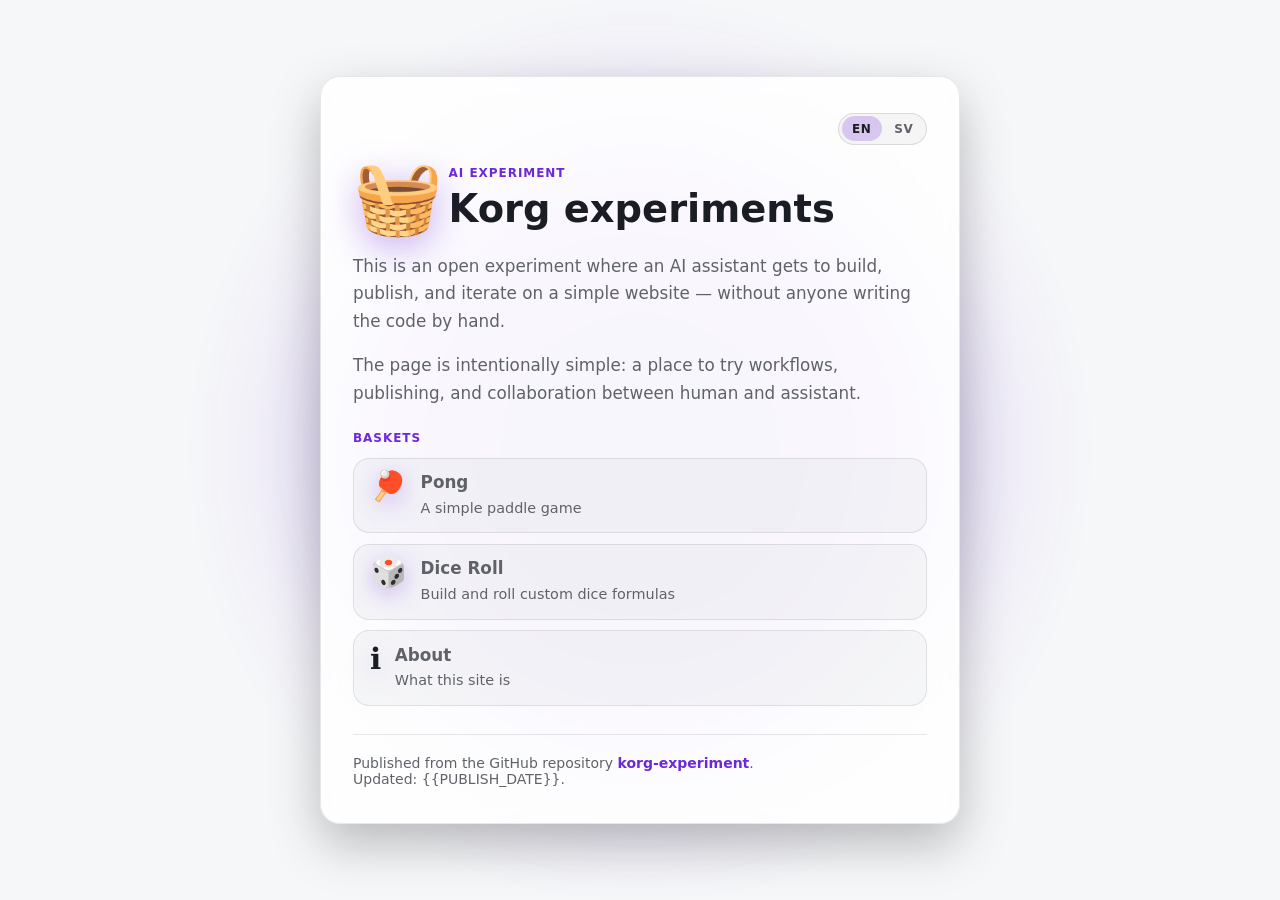
<file: index.html>
<!DOCTYPE html>
<html lang="en">
<head>
  <meta charset="utf-8" />
  <meta name="viewport" content="width=device-width, initial-scale=1" />
  <title>Korg experiments</title>
  <meta name="description" content="Korg experiments — an open AI website experiment." />
  <link rel="stylesheet" href="css/site.css" />
</head>
<body data-i18n-title="document_title" data-i18n-meta="meta_description">
  <main>
    <div class="top-bar">
      <div class="lang-switch" role="group" aria-label="Language">
        <button type="button" data-lang="en" aria-pressed="true">EN</button>
        <button type="button" data-lang="sv" aria-pressed="false">SV</button>
      </div>
    </div>
    <header class="hero">
      <span class="basket" role="img" data-i18n="basket_aria" data-i18n-attr="aria-label">🧺</span>
      <div class="hero-text">
        <span class="eyebrow" data-i18n="eyebrow">AI experiment</span>
        <h1 data-i18n="header_title">Korg experiments</h1>
      </div>
    </header>

    <div id="content"></div>

    <footer>
      <span data-i18n="footer_published_prefix">Published from the GitHub repository </span><a href="https://github.com/ChrisAcrobat/korg-experiment" data-i18n="footer_published_link">korg-experiment</a>.<br />
      <span data-i18n="footer_updated">Updated: {{PUBLISH_DATE}}.</span>
    </footer>
  </main>

  <script src="reload.js" defer></script>
  <script src="js/animations.js" defer></script>
  <script src="js/i18n.js" defer></script>
  <script src="js/baskets.js" defer></script>
  <script src="js/navigation.js" defer></script>
  <script src="js/home.js" defer></script>
</body>
</html>
</file>
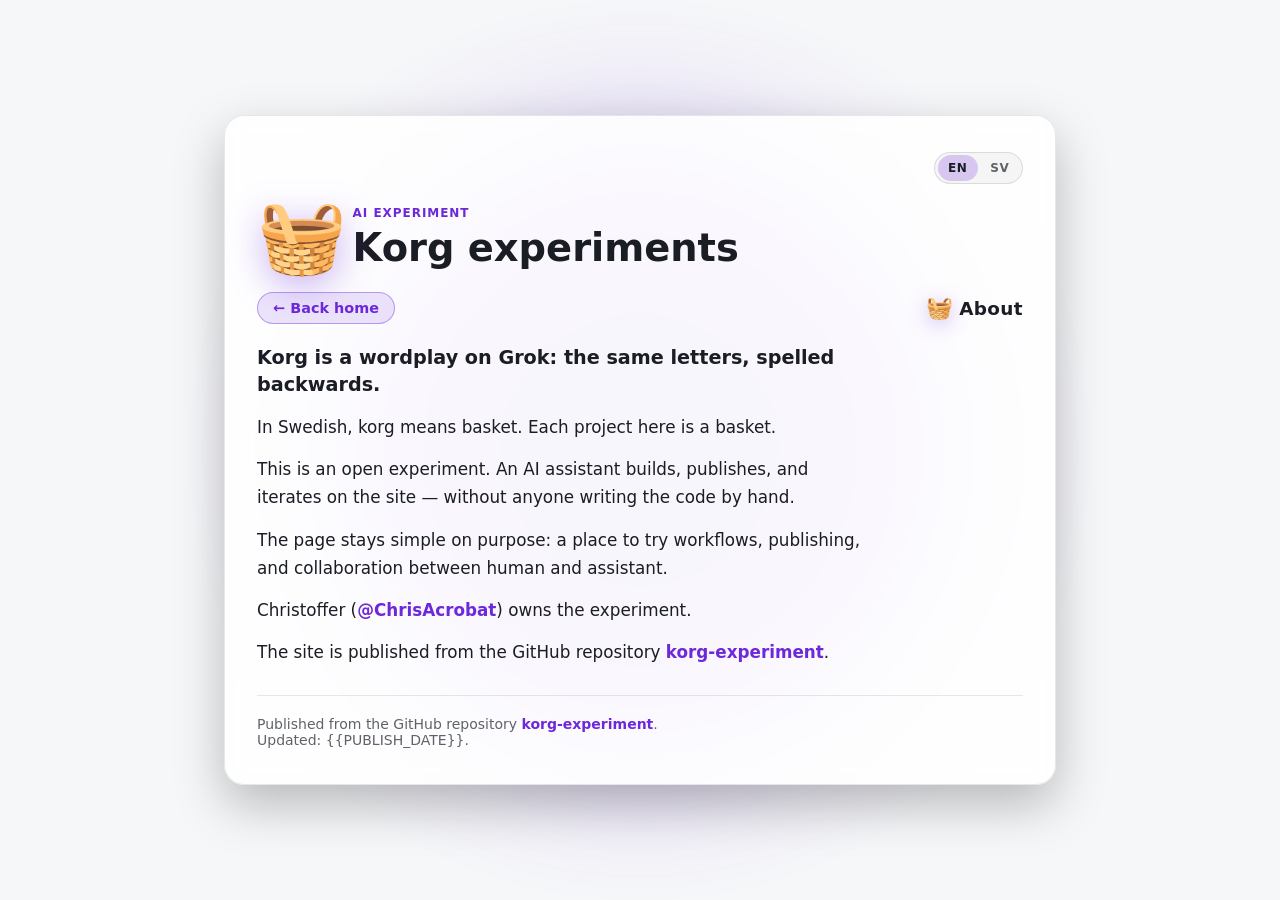
<file: Korgs/About/index.html>
<!DOCTYPE html>
<html lang="en">
<head>
  <meta charset="utf-8" />
  <meta name="viewport" content="width=device-width, initial-scale=1" />
  <title>About · Korg experiments</title>
  <meta name="description" content="What Korg experiments is, and how the baskets fit together." />
  <link rel="stylesheet" href="../../css/site.css" />
  <link rel="stylesheet" href="about.css" />
</head>
<body data-i18n-title="about_document_title" data-i18n-meta="about_meta_description" data-korg-page="basket">
  <main>
    <div class="top-bar">
      <div class="lang-switch" role="group" aria-label="Language">
        <button type="button" data-lang="en" aria-pressed="true">EN</button>
        <button type="button" data-lang="sv" aria-pressed="false">SV</button>
      </div>
    </div>
    <header class="hero">
      <span class="basket" role="img" data-i18n="basket_aria" data-i18n-attr="aria-label">🧺</span>
      <div class="hero-text">
        <span class="eyebrow" data-i18n="eyebrow">AI experiment</span>
        <h1 data-i18n="header_title">Korg experiments</h1>
      </div>
    </header>

    <div id="content">
      <div class="about-page" id="wrap">
        <div class="top">
          <a class="back" id="back" href="../../" data-i18n="about_back">← Back home</a>
          <div class="heading-with-korg">
            <span class="header-basket" role="img" aria-hidden="true">🧺</span>
            <h1 data-i18n="about_heading">About</h1>
          </div>
        </div>
        <p class="lead" data-i18n="about_name">Korg is a wordplay on Grok: the same letters, spelled backwards.</p>
        <p data-i18n="about_words">In Swedish, korg means basket. Each project here is a basket.</p>
        <p data-i18n="about_p1">This is an open experiment. An AI assistant builds, publishes, and iterates on the site — without anyone writing the code by hand.</p>
        <p data-i18n="about_p2">The page stays simple on purpose: a place to try workflows, publishing, and collaboration between human and assistant.</p>
        <p><span data-i18n="about_owner_prefix">Christoffer (</span><a class="person" href="https://chrisacrobat.github.io/" target="_blank" rel="noopener noreferrer" data-i18n="about_owner_link">@ChrisAcrobat</a><span data-i18n="about_owner_suffix">) owns the experiment.</span></p>
        <p><span data-i18n="about_repo_prefix">The site is published from the GitHub repository </span><a class="repo" href="https://github.com/ChrisAcrobat/korg-experiment" data-i18n="about_repo_link">korg-experiment</a>.</p>
      </div>
    </div>

    <footer>
      <span data-i18n="footer_published_prefix">Published from the GitHub repository </span><a href="https://github.com/ChrisAcrobat/korg-experiment" data-i18n="footer_published_link">korg-experiment</a>.<br />
      <span data-i18n="footer_updated">Updated: {{PUBLISH_DATE}}.</span>
    </footer>
  </main>

  <script src="../../reload.js" defer></script>
  <script src="../../js/animations.js" defer></script>
  <script src="../../js/i18n.js" defer></script>
  <script src="../../js/baskets.js" defer></script>
  <script src="../../js/navigation.js" defer></script>
  <script src="../../js/home.js" defer></script>
  <script type="module" src="about-app.js" data-korg-mount></script>
</body>
</html>
</file>
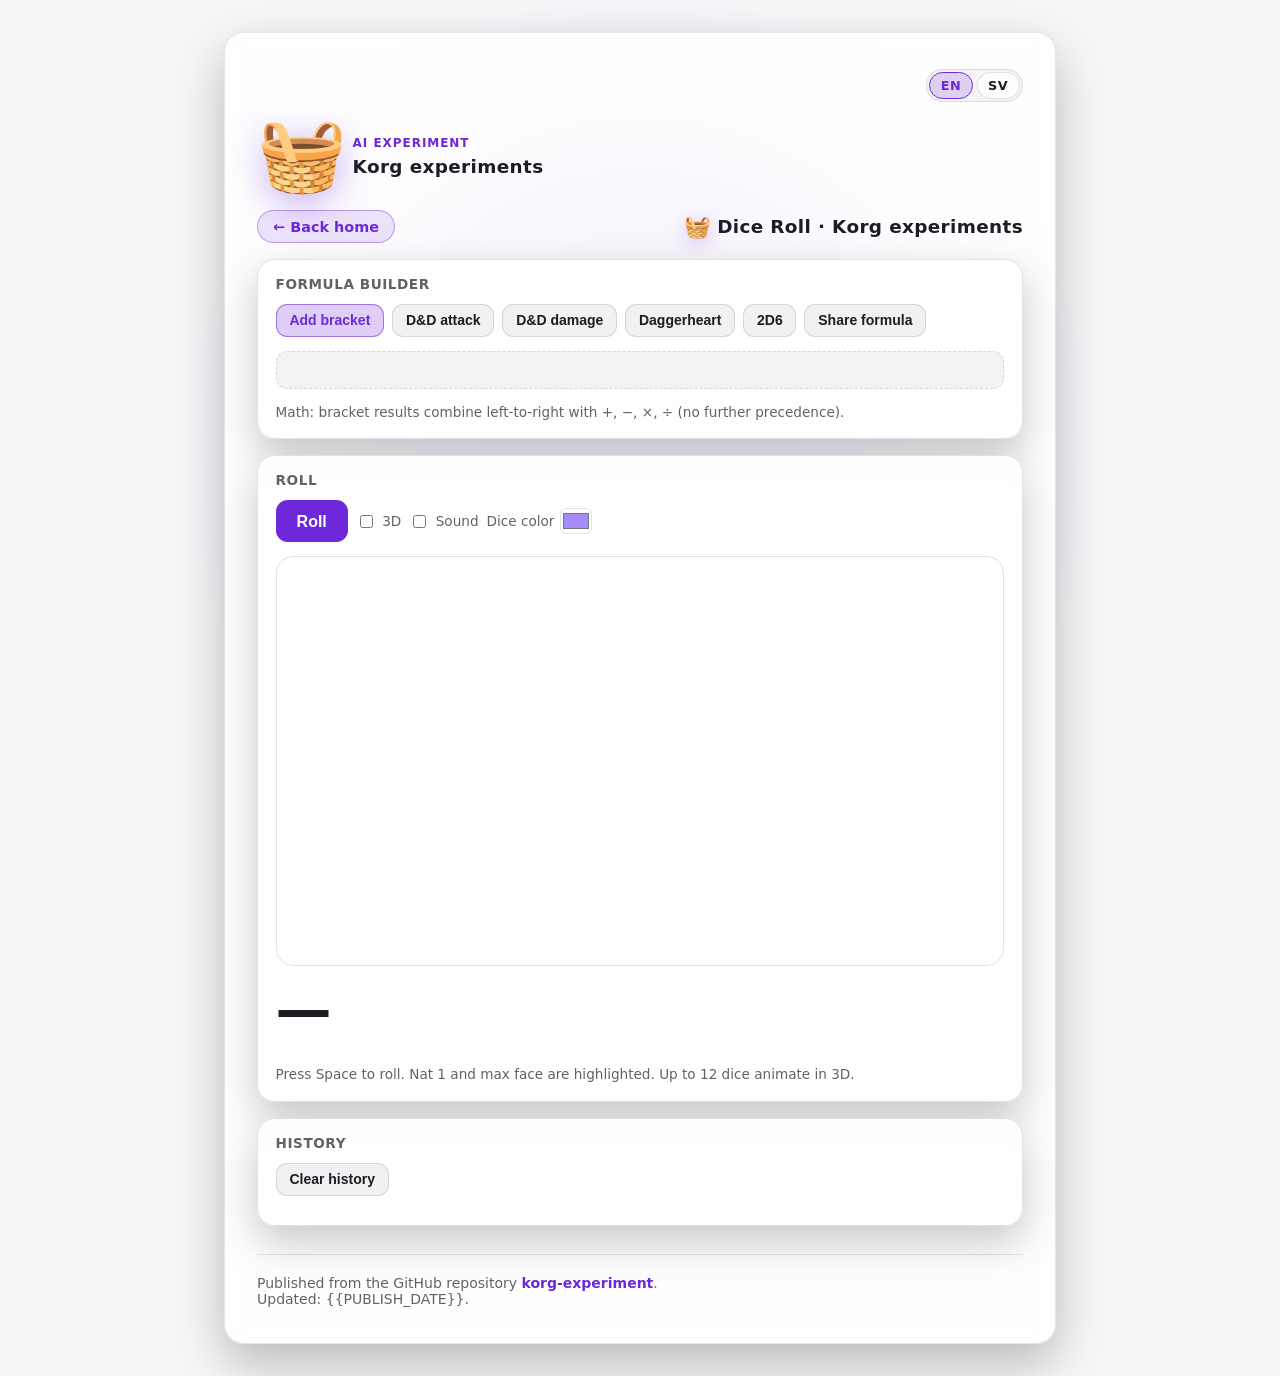
<file: Korgs/DiceRoll/index.html>
<!DOCTYPE html>
<html lang="en">
<head>
  <meta charset="utf-8" />
  <meta name="viewport" content="width=device-width, initial-scale=1" />
  <title>Dice Roll · Korg experiments</title>
  <meta name="description" content="Build and roll custom dice formulas with optional 3D physics." />
  <link rel="stylesheet" href="../../css/site.css" />
  <link rel="stylesheet" href="dice-roll.css" />
</head>
<body data-i18n-title="dice_document_title" data-i18n-meta="dice_meta_description" data-korg-page="basket">
  <main>
    <div class="top-bar">
      <div class="lang-switch" role="group" aria-label="Language">
        <button type="button" data-lang="en" aria-pressed="true">EN</button>
        <button type="button" data-lang="sv" aria-pressed="false">SV</button>
      </div>
    </div>
    <header class="hero">
      <span class="basket" role="img" data-i18n="basket_aria" data-i18n-attr="aria-label">🧺</span>
      <div class="hero-text">
        <span class="eyebrow" data-i18n="eyebrow">AI experiment</span>
        <h1 data-i18n="header_title">Korg experiments</h1>
      </div>
    </header>

    <div id="content">
      <div class="wrap dice-page" id="wrap">
        <div class="top">
          <a class="back" id="back" href="../../" data-i18n="dice_back">← Back home</a>
          <div class="heading-with-korg">
            <span class="header-basket" role="img" data-i18n="basket_aria" data-i18n-attr="aria-label">🧺</span>
            <h1 data-i18n="dice_heading">Dice Roll · Korg experiments</h1>
          </div>
        </div>

        <section class="panel" aria-labelledby="builder-title">
          <h2 class="panel-title" id="builder-title" data-i18n="dice_builder_title">Formula builder</h2>
          <div class="toolbar">
            <button type="button" class="btn btn-accent" id="add-bracket" data-i18n="dice_add_bracket">Add bracket</button>
            <button type="button" class="btn" id="tpl-dnd" data-i18n="dice_tpl_dnd">D&amp;D attack</button>
            <button type="button" class="btn" id="tpl-dnd-dmg" data-i18n="dice_tpl_dnd_dmg">D&amp;D damage</button>
            <button type="button" class="btn" id="tpl-dh" data-i18n="dice_tpl_dh">Daggerheart</button>
            <button type="button" class="btn" id="tpl-2d6" data-i18n="dice_tpl_2d6">2D6</button>
            <button type="button" class="btn" id="share-btn" data-i18n="dice_share">Share formula</button>
            <span id="share-status" class="hint" hidden></span>
          </div>
          <div class="formula-preview" id="formula-preview" aria-live="polite"></div>
          <div class="brackets" id="brackets"></div>
          <p class="hint" data-i18n="dice_math_hint">Math: bracket results combine left-to-right with +, −, ×, ÷ (no further precedence).</p>
        </section>

        <section class="panel" aria-labelledby="roll-title">
          <h2 class="panel-title" id="roll-title" data-i18n="dice_roll_title">Roll</h2>
          <div class="toolbar">
            <button type="button" class="btn btn-primary" id="roll-btn" data-i18n="dice_roll">Roll</button>
            <label class="toggle">
              <input type="checkbox" id="toggle-3d" />
              <span data-i18n="dice_toggle_3d">3D</span>
            </label>
            <label class="toggle">
              <input type="checkbox" id="toggle-sound" />
              <span data-i18n="dice_toggle_sound">Sound</span>
            </label>
            <label class="color-wrap">
              <span data-i18n="dice_color">Dice color</span>
              <input type="color" id="dice-color" value="#a78bfa" />
            </label>
          </div>
          <div class="stage" id="stage">
            <canvas id="dice-canvas" data-i18n="dice_canvas_label" data-i18n-attr="aria-label"></canvas>
          </div>
          <div class="results" style="margin-top:0.85rem">
            <div class="total" id="total" aria-live="polite">—</div>
            <div class="compare" id="compare" hidden></div>
            <div class="die-results" id="die-results"></div>
            <div id="bracket-results"></div>
          </div>
          <p class="hint" data-i18n="dice_space_hint">Press Space to roll. Nat 1 and max face are highlighted. Up to 12 dice animate in 3D.</p>
        </section>

        <section class="panel" aria-labelledby="history-title">
          <h2 class="panel-title" id="history-title" data-i18n="dice_history_title">History</h2>
          <div class="toolbar">
            <button type="button" class="btn" id="clear-history" data-i18n="dice_clear_history">Clear history</button>
          </div>
          <ul class="history" id="history-list"></ul>
        </section>
      </div>
      <span class="corner-basket" aria-hidden="true">🧺</span>
      <div id="confetti" aria-hidden="true"></div>
    </div>

    <footer>
      <span data-i18n="footer_published_prefix">Published from the GitHub repository </span><a href="https://github.com/ChrisAcrobat/korg-experiment" data-i18n="footer_published_link">korg-experiment</a>.<br />
      <span data-i18n="footer_updated">Updated: {{PUBLISH_DATE}}.</span>
    </footer>
  </main>

  <script src="../../reload.js" defer></script>
  <script src="../../js/animations.js" defer></script>
  <script src="../../js/i18n.js" defer></script>
  <script src="../../js/baskets.js" defer></script>
  <script src="../../js/navigation.js" defer></script>
  <script src="../../js/home.js" defer></script>
  <script type="module" src="dice-app.js" data-korg-mount></script>
</body>
</html>
</file>
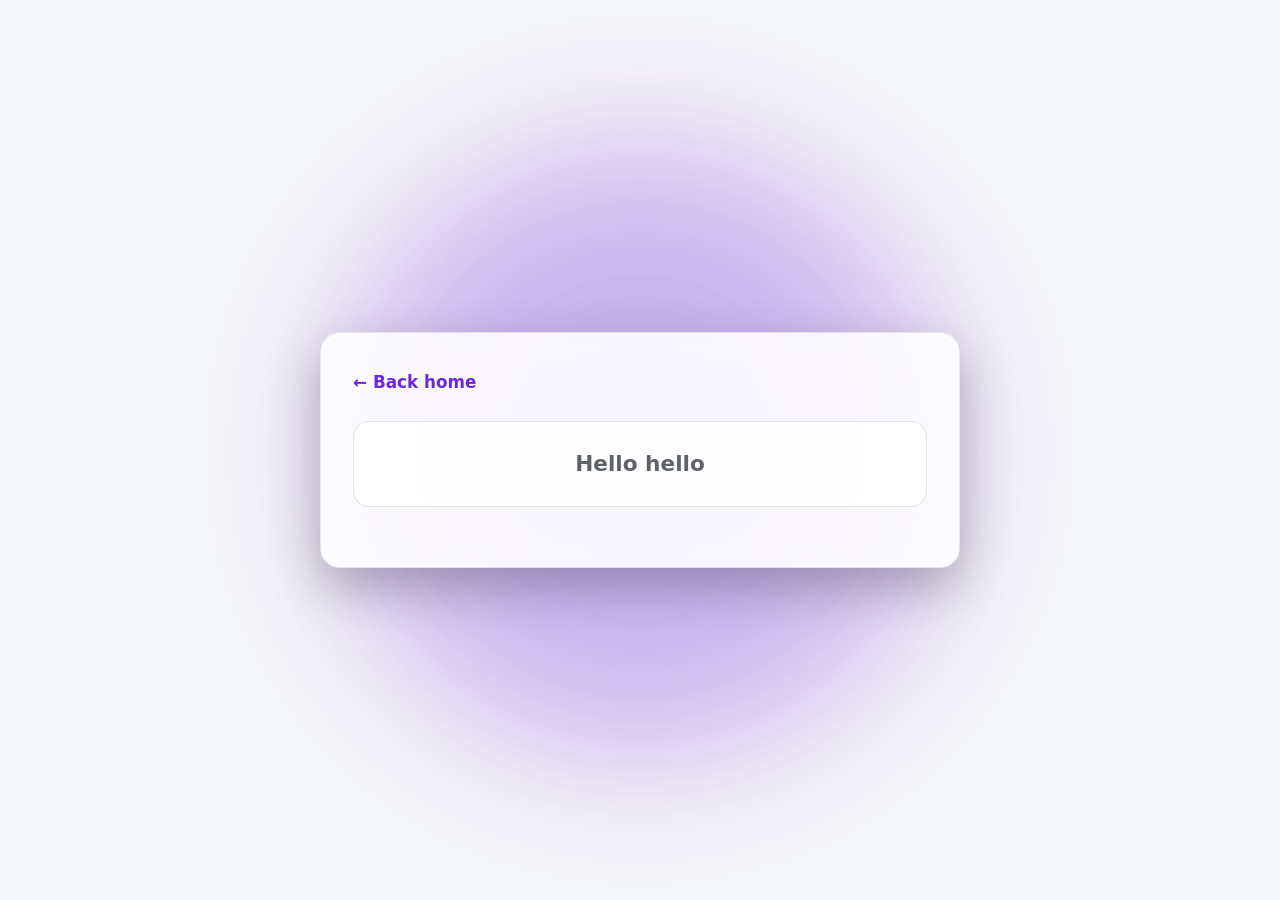
<file: Korgs/HelloHello/index.html>
<!DOCTYPE html>
<html lang="en">
<head>
  <meta charset="utf-8" />
  <meta name="viewport" content="width=device-width, initial-scale=1" />
  <title>Hello hello · Korg experiments</title>
  <link rel="stylesheet" href="../../css/site.css" />
  <style>
    .greet {
      margin: 1.5rem 0;
      padding: 1.5rem 1.25rem;
      border-radius: 1rem;
      border: 1px solid color-mix(in srgb, var(--fg) 12%, transparent);
      background: color-mix(in srgb, var(--card) 88%, transparent);
      text-align: center;
      font-size: 1.35rem;
      font-weight: 600;
    }
    a.back {
      display: inline-flex;
      color: var(--accent);
      font-weight: 600;
      text-decoration: none;
    }
    a.back:hover { text-decoration: underline; }
  </style>
</head>
<body>
  <main class="page">
    <p><a class="back" href="../../">← Back home</a></p>
    <p class="greet">Hello hello</p>
  </main>
  <script src="../../reload.js" defer></script>
  <script src="../../js/animations.js" defer></script>
  <script src="../../js/i18n.js" defer></script>
</body>
</html>
</file>
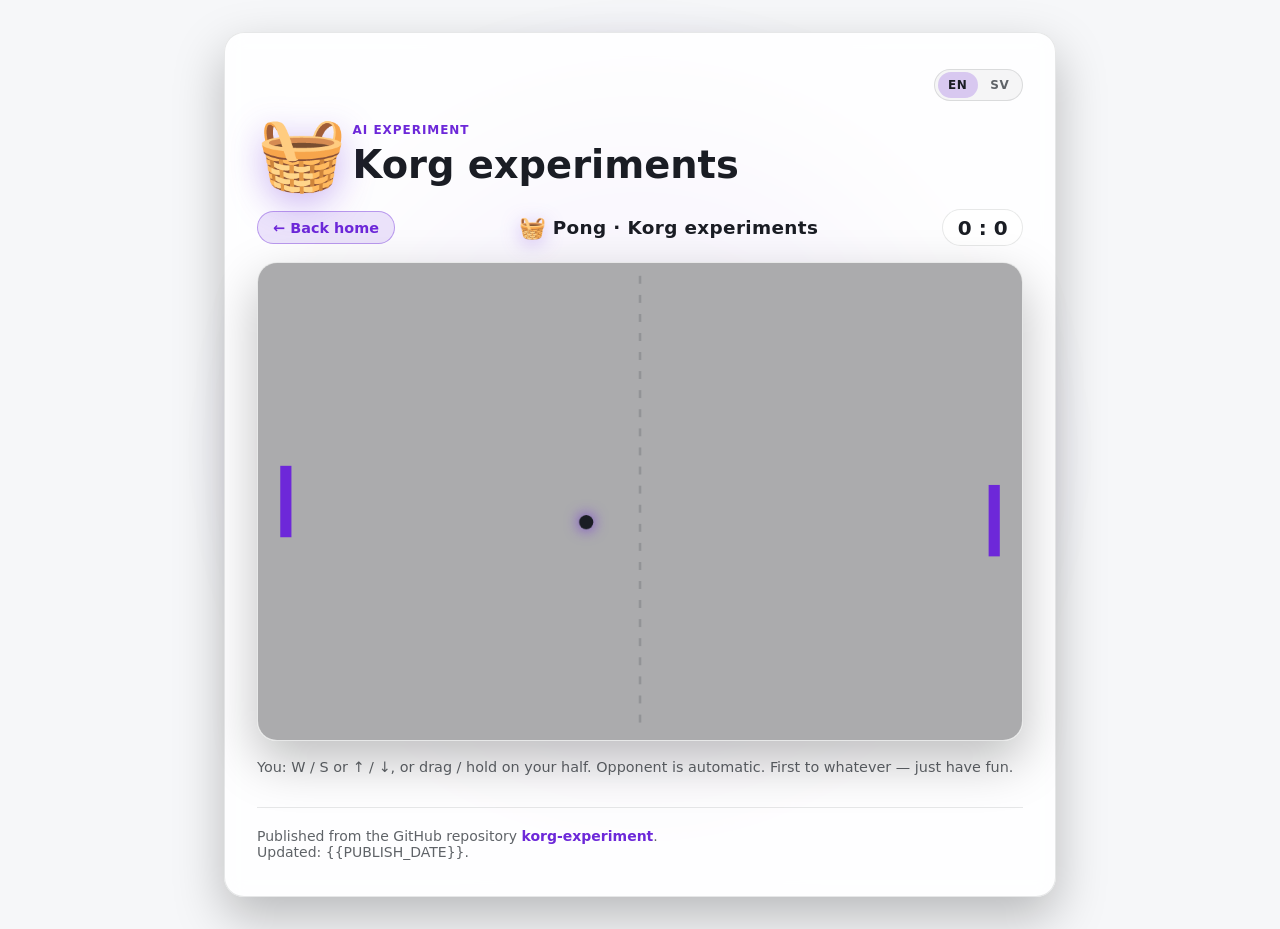
<file: Korgs/Pong/index.html>
<!DOCTYPE html>
<html lang="en">
<head>
  <meta charset="utf-8" />
  <meta name="viewport" content="width=device-width, initial-scale=1" />
  <title>Pong · Korg experiments</title>
  <meta name="description" content="A tiny Pong game inside Korg experiments." />
  <link rel="stylesheet" href="../../css/site.css" />
  <link rel="stylesheet" href="pong.css" />
</head>
<body data-i18n-title="pong_document_title" data-i18n-meta="pong_meta_description" data-korg-page="basket">
  <main>
    <div class="top-bar">
      <div class="lang-switch" role="group" aria-label="Language">
        <button type="button" data-lang="en" aria-pressed="true">EN</button>
        <button type="button" data-lang="sv" aria-pressed="false">SV</button>
      </div>
    </div>
    <header class="hero">
      <span class="basket" role="img" data-i18n="basket_aria" data-i18n-attr="aria-label">🧺</span>
      <div class="hero-text">
        <span class="eyebrow" data-i18n="eyebrow">AI experiment</span>
        <h1 data-i18n="header_title">Korg experiments</h1>
      </div>
    </header>

    <div id="content">
      <div class="pong-page" id="wrap">
        <div class="top">
          <a class="back" id="back" href="../../">← Back home</a>
          <div class="heading-with-korg">
            <span class="header-basket" role="img" aria-hidden="true">🧺</span>
            <h1 data-i18n="pong_heading">Pong · Korg experiments</h1>
          </div>
          <div class="score" id="score" aria-live="polite">0 : 0</div>
        </div>
        <div class="stage">
          <canvas id="game" width="960" height="600" data-i18n="pong_canvas_label" data-i18n-attr="aria-label"></canvas>
        </div>
        <p class="hint" data-i18n="pong_hint">You: W / S or ↑ / ↓, or drag / hold on your half. Opponent is automatic. First to whatever — just have fun.</p>
      </div>
    </div>

    <footer>
      <span data-i18n="footer_published_prefix">Published from the GitHub repository </span><a href="https://github.com/ChrisAcrobat/korg-experiment" data-i18n="footer_published_link">korg-experiment</a>.<br />
      <span data-i18n="footer_updated">Updated: {{PUBLISH_DATE}}.</span>
    </footer>
  </main>

  <script src="../../reload.js" defer></script>
  <script src="../../js/animations.js" defer></script>
  <script src="../../js/i18n.js" defer></script>
  <script src="../../js/baskets.js" defer></script>
  <script src="../../js/navigation.js" defer></script>
  <script src="../../js/home.js" defer></script>
  <script type="module" src="pong-app.js" data-korg-mount></script>
</body>
</html>
</file>
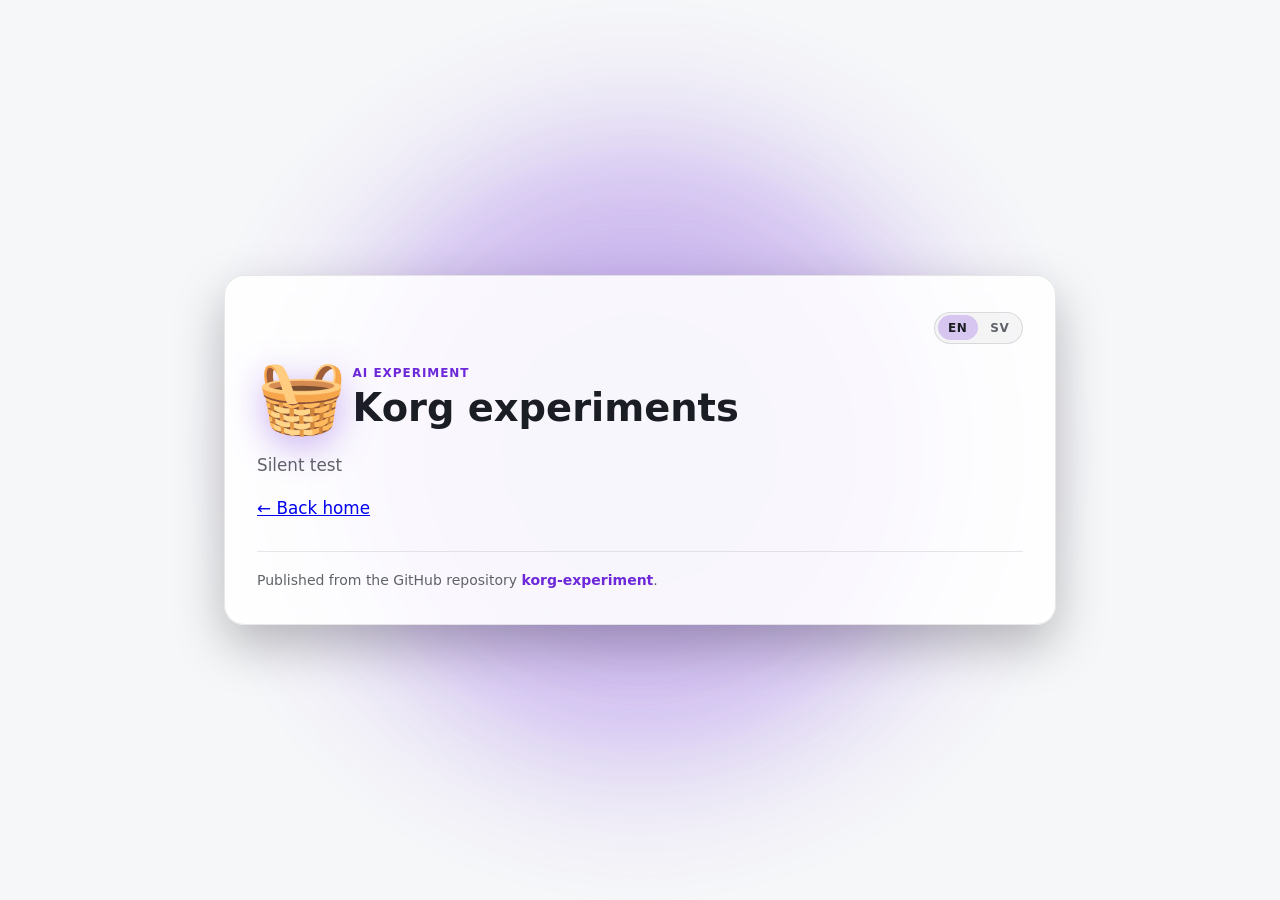
<file: Korgs/SilentTest/index.html>
<!DOCTYPE html>
<html lang="en">
<head>
  <meta charset="utf-8" />
  <meta name="viewport" content="width=device-width, initial-scale=1" />
  <title>Silent test</title>
  <link rel="stylesheet" href="../../css/site.css" />
</head>
<body data-korg-page="hoop">
  <main>
    <div class="top-bar">
      <div class="lang-switch" role="group" aria-label="Language">
        <button type="button" data-lang="en" aria-pressed="true">EN</button>
        <button type="button" data-lang="sv" aria-pressed="false">SV</button>
      </div>
    </div>
    <header class="hero">
      <span class="basket" role="img" aria-label="Basket">🧺</span>
      <div class="hero-text">
        <span class="eyebrow">AI experiment</span>
        <h1>Korg experiments</h1>
      </div>
    </header>
    <div id="content">
      <p>Silent test</p>
      <p><a class="back" href="../../">← Back home</a></p>
    </div>
    <footer>
      <span>Published from the GitHub repository </span><a href="https://github.com/ChrisAcrobat/korg-experiment">korg-experiment</a>.
    </footer>
  </main>
  <script src="../../reload.js" defer></script>
  <script src="../../js/animations.js" defer></script>
  <script src="../../js/i18n.js" defer></script>
  <script src="../../js/hoops.js" defer></script>
  <script src="../../js/navigation.js" defer></script>
  <script src="../../js/home.js" defer></script>
</body>
</html>
</file>
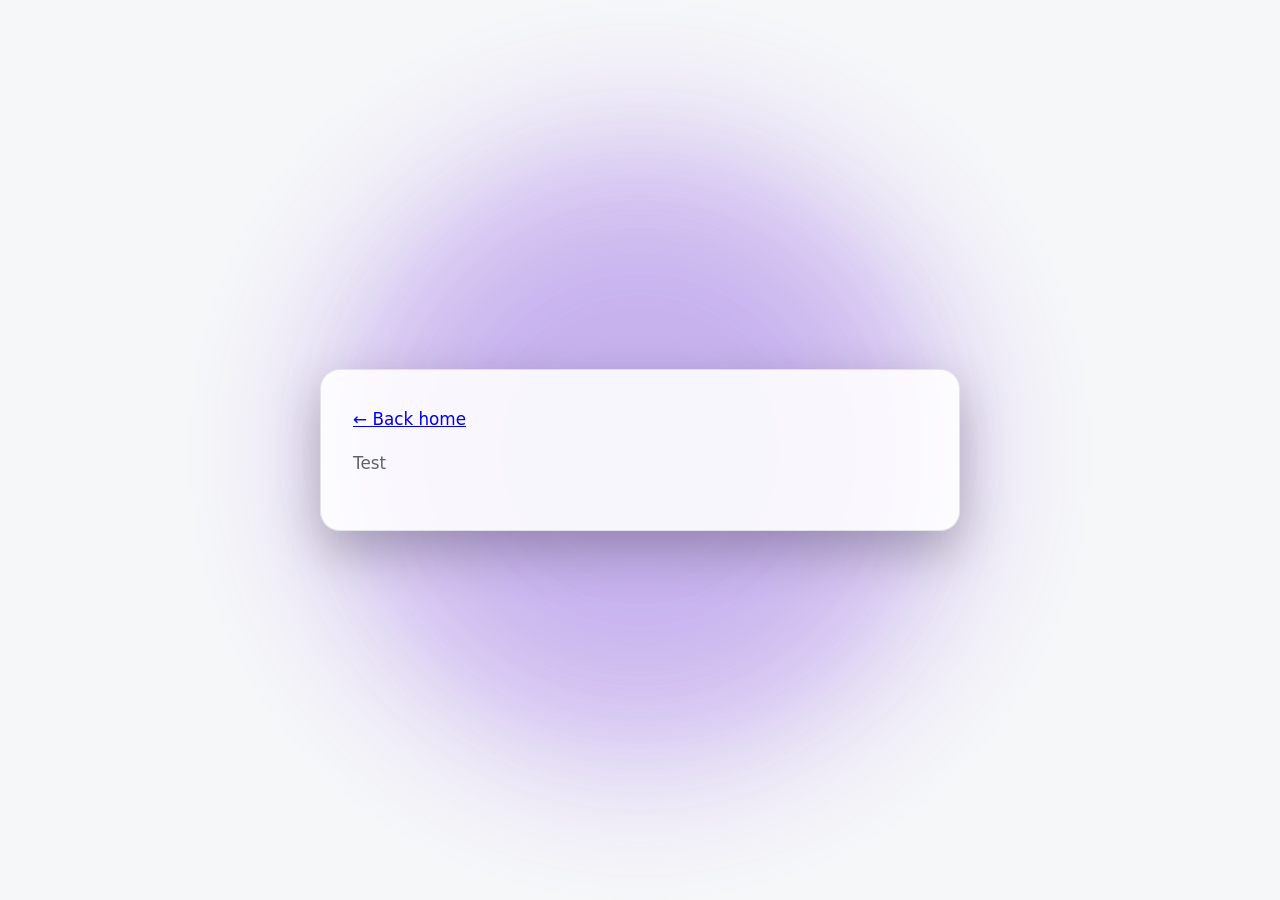
<file: Korgs/TestHoop/index.html>
<!DOCTYPE html>
<html lang="en">
<head>
  <meta charset="utf-8" />
  <meta name="viewport" content="width=device-width, initial-scale=1" />
  <title>Test · Korg experiments</title>
  <link rel="stylesheet" href="../../css/site.css" />
</head>
<body>
  <main class="page">
    <p><a href="../../">← Back home</a></p>
    <p>Test</p>
  </main>
  <script src="../../reload.js" defer></script>
</body>
</html>
</file>
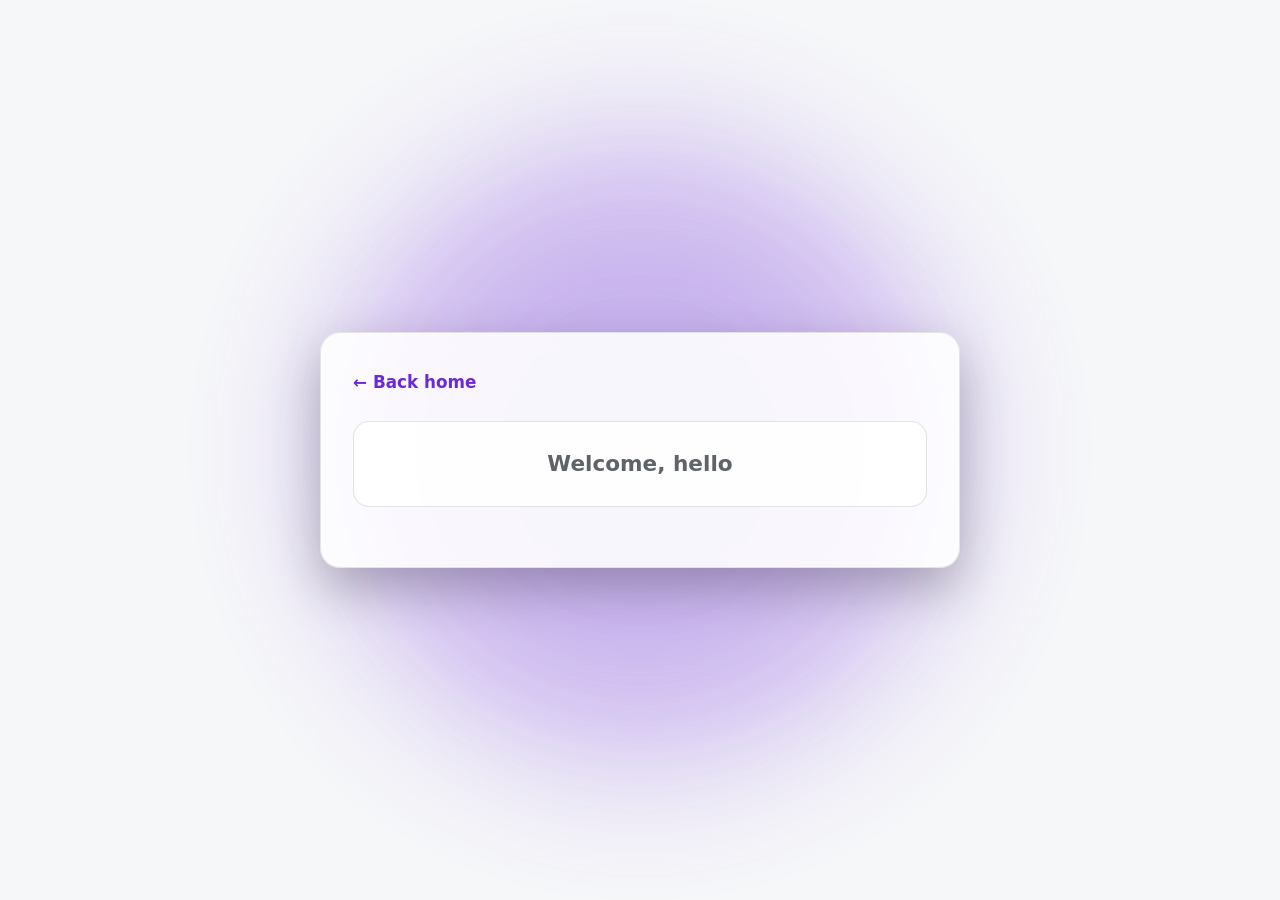
<file: Korgs/WelcomeHello/index.html>
<!DOCTYPE html>
<html lang="en">
<head>
  <meta charset="utf-8" />
  <meta name="viewport" content="width=device-width, initial-scale=1" />
  <title>Welcome, hello · Korg experiments</title>
  <link rel="stylesheet" href="../../css/site.css" />
  <style>
    .greet {
      margin: 1.5rem 0;
      padding: 1.5rem 1.25rem;
      border-radius: 1rem;
      border: 1px solid color-mix(in srgb, var(--fg) 12%, transparent);
      background: color-mix(in srgb, var(--card) 88%, transparent);
      text-align: center;
      font-size: 1.35rem;
      font-weight: 600;
    }
    a.back {
      display: inline-flex;
      color: var(--accent);
      font-weight: 600;
      text-decoration: none;
    }
    a.back:hover { text-decoration: underline; }
  </style>
</head>
<body>
  <main class="page">
    <p><a class="back" href="../../">← Back home</a></p>
    <p class="greet">Welcome, hello</p>
  </main>
  <script src="../../reload.js" defer></script>
  <script src="../../js/animations.js" defer></script>
  <script src="../../js/i18n.js" defer></script>
</body>
</html>
</file>
<file: css/site.css>
:root {
  color-scheme: light dark;
  --bg: #0f1115;
  --fg: #e8eaed;
  --muted: #9aa0a6;
  --accent: #a78bfa;
  --card: #1a1d24;
}
@media (prefers-color-scheme: light) {
  :root {
    --bg: #f6f7f9;
    --fg: #1a1d24;
    --muted: #5f6368;
    --accent: #6d28d9;
    --card: #ffffff;
  }
}
* { box-sizing: border-box; }
body {
  margin: 0;
  min-height: 100vh;
  font-family: ui-sans-serif, system-ui, -apple-system, "Segoe UI", Roboto, Helvetica, Arial, sans-serif;
  background: var(--bg);
  color: var(--fg);
  display: grid;
  place-items: center;
  padding: 2rem;
  position: relative;
  overflow-x: hidden;
}
body::before,
body::after {
  content: "";
  position: fixed;
  top: 50%;
  left: 50%;
  border-radius: 50%;
  pointer-events: none;
  z-index: 0;
  filter: blur(72px);
  will-change: transform;
}
body::before {
  width: min(68vw, 40rem);
  height: min(68vw, 40rem);
  margin: calc(min(68vw, 40rem) / -2) 0 0 calc(min(68vw, 40rem) / -2);
  background: color-mix(in srgb, var(--accent) 30%, transparent);
  opacity: 0.85;
  animation: edge-glow-orbit 40s linear infinite;
}
body::after {
  width: min(48vw, 28rem);
  height: min(48vw, 28rem);
  margin: calc(min(48vw, 28rem) / -2) 0 0 calc(min(48vw, 28rem) / -2);
  background: color-mix(in srgb, var(--accent) 16%, transparent);
  opacity: 0.7;
  animation: edge-glow-orbit 56s linear infinite reverse;
  animation-delay: -14s;
}
@keyframes edge-glow-orbit {
  from { transform: rotate(0deg) translateX(min(44vw, 20rem)); }
  to { transform: rotate(360deg) translateX(min(44vw, 20rem)); }
}
@media (prefers-reduced-motion: reduce) {
  body::before, body::after { animation: none; }
  body::before { transform: translate(-28vw, -32vh); }
  body::after { transform: translate(30vw, -18vh); }
}
main {
  position: relative;
  z-index: 1;
  width: min(40rem, 100%);
  background: color-mix(in srgb, var(--card) 88%, transparent);
  backdrop-filter: blur(10px);
  border: 1px solid color-mix(in srgb, var(--fg) 10%, transparent);
  border-radius: 1.25rem;
  padding: 2.25rem 2rem;
  box-shadow: 0 20px 50px color-mix(in srgb, #000 25%, transparent);
  transition: opacity 0.35s ease, transform 0.35s ease;
}
body.is-leaving main {
  opacity: 0;
  transform: scale(0.96);
}
.top-bar {
  display: flex;
  justify-content: flex-end;
  margin-bottom: 1rem;
}
.lang-switch {
  display: inline-flex;
  gap: 0.15rem;
  padding: 0.15rem;
  border-radius: 999px;
  border: 1px solid color-mix(in srgb, var(--fg) 12%, transparent);
  background: color-mix(in srgb, var(--fg) 4%, transparent);
}
.lang-switch button {
  appearance: none;
  border: 0;
  margin: 0;
  cursor: pointer;
  font: inherit;
  font-size: 0.75rem;
  font-weight: 600;
  letter-spacing: 0.04em;
  padding: 0.35rem 0.65rem;
  border-radius: 999px;
  color: var(--muted);
  background: transparent;
}
.lang-switch button[aria-pressed="true"] {
  color: var(--fg);
  background: color-mix(in srgb, var(--accent) 22%, transparent);
}
.eyebrow {
  display: inline-block;
  font-size: 0.75rem;
  letter-spacing: 0.08em;
  text-transform: uppercase;
  color: var(--accent);
  font-weight: 600;
  margin-bottom: 0.4rem;
}
h1 {
  margin: 0 0 1rem;
  font-size: clamp(1.8rem, 4vw, 2.4rem);
  line-height: 1.15;
  font-weight: 700;
}
p {
  margin: 0 0 1rem;
  color: var(--muted);
  line-height: 1.65;
  font-size: 1.05rem;
}
.hero {
  display: flex;
  flex-direction: column;
  align-items: flex-start;
  gap: 0;
  margin-bottom: 1.25rem;
}
span.basket {
  font-size: clamp(3.5rem, 14vw, 5rem);
  line-height: 1;
  display: block;
  filter: drop-shadow(0 10px 18px color-mix(in srgb, var(--accent) 35%, transparent));
  user-select: none;
}
@media (min-width: 520px) {
  .hero {
    flex-direction: row;
    align-items: center;
    gap: 0.35rem;
  }
  .hero-text { flex: 1; min-width: 0; }
  span.basket { font-size: 4.5rem; flex-shrink: 0; }
}
.hero-text h1 { margin-bottom: 0; }
.hero-text .eyebrow { margin-bottom: 0.4rem; }
.baskets-section { margin-top: 1.5rem; }
.baskets-heading {
  margin: 0 0 0.75rem;
  font-size: 0.75rem;
  letter-spacing: 0.08em;
  text-transform: uppercase;
  color: var(--accent);
  font-weight: 600;
}
.baskets-status {
  margin: 0;
  color: var(--muted);
  font-size: 0.95rem;
}
.basket-list {
  list-style: none;
  margin: 0;
  padding: 0;
  display: flex;
  flex-direction: column;
  gap: 0.65rem;
}
a.basket {
  display: flex;
  align-items: flex-start;
  gap: 0.85rem;
  text-decoration: none;
  color: inherit;
  padding: 0.85rem 1rem;
  border-radius: 1rem;
  border: 1px solid color-mix(in srgb, var(--fg) 10%, transparent);
  background: color-mix(in srgb, var(--fg) 3%, transparent);
  cursor: pointer;
  opacity: 0;
  transform: translateY(12px) scale(0.96);
  animation: basket-pop 0.55s cubic-bezier(0.22, 1, 0.36, 1) forwards;
  transition: border-color 0.2s ease, background 0.2s ease, transform 0.2s ease;
}
a.basket:hover {
  border-color: color-mix(in srgb, var(--accent) 55%, transparent);
  background: color-mix(in srgb, var(--accent) 12%, transparent);
  transform: translateY(-1px) scale(1.01);
}
a.basket:focus-visible {
  outline: 2px solid var(--accent);
  outline-offset: 3px;
}
.basket-icon {
  font-size: 1.85rem;
  line-height: 1;
  flex-shrink: 0;
  filter: drop-shadow(0 6px 12px color-mix(in srgb, var(--accent) 30%, transparent));
}
.basket-text { min-width: 0; flex: 1; }
.basket-title {
  margin: 0;
  font-size: 1.05rem;
  font-weight: 700;
  line-height: 1.25;
}
.basket-desc {
  margin: 0.3rem 0 0;
  color: var(--muted);
  font-size: 0.9rem;
  line-height: 1.45;
}
@keyframes basket-pop {
  to { opacity: 1; transform: translateY(0) scale(1); }
}
footer {
  margin-top: 1.75rem;
  padding-top: 1.25rem;
  border-top: 1px solid color-mix(in srgb, var(--fg) 10%, transparent);
  font-size: 0.875rem;
  color: var(--muted);
}
footer a {
  color: var(--accent);
  text-decoration: none;
  font-weight: 600;
}
footer a:hover { text-decoration: underline; }
.expand-overlay {
  position: fixed;
  inset: 0;
  z-index: 1000;
  pointer-events: none;
}
.expand-overlay .fly-basket {
  position: fixed;
  font-size: 2.5rem;
  line-height: 1;
  margin: 0;
  transform-origin: center center;
  will-change: transform, filter;
  filter: drop-shadow(0 10px 18px color-mix(in srgb, var(--accent) 35%, transparent));
  transition: transform 0.7s cubic-bezier(0.22, 1, 0.36, 1), filter 0.7s ease;
}
.expand-overlay.is-on .fly-basket {
  transform: translate(-50%, -50%) scale(22);
  filter: drop-shadow(0 0 40px color-mix(in srgb, var(--accent) 55%, transparent));
}
.update-banner {
  position: fixed;
  z-index: 2000;
  left: 50%;
  bottom: 1.25rem;
  transform: translateX(-50%);
  max-width: min(28rem, calc(100vw - 2rem));
  display: flex;
  align-items: center;
  gap: 0.75rem;
  flex-wrap: wrap;
  padding: 0.75rem 1rem;
  border-radius: 999px;
  border: 1px solid color-mix(in srgb, var(--accent) 45%, transparent);
  background: color-mix(in srgb, var(--card) 92%, transparent);
  backdrop-filter: blur(10px);
  box-shadow: 0 12px 40px color-mix(in srgb, #000 30%, transparent);
  color: var(--fg);
  font-size: 0.9rem;
}
.update-banner[hidden] { display: none !important; }
.update-banner button {
  appearance: none;
  border: 0;
  cursor: pointer;
  font: inherit;
  font-weight: 600;
  border-radius: 999px;
  padding: 0.35rem 0.8rem;
}
.update-banner .update-apply {
  background: color-mix(in srgb, var(--accent) 30%, transparent);
  color: var(--fg);
}
.update-banner .update-dismiss {
  background: transparent;
  color: var(--muted);
}
@media (prefers-reduced-motion: reduce) {
  a.basket { animation: none; opacity: 1; transform: none; }
  a.basket:hover { transform: none; }
  .expand-overlay .fly-basket { transition: none; }
  body.is-leaving main { transition: none; }
}

/* Soft navigation content transitions */
#content.content-leave {
  opacity: 0;
  transform: translateY(10px);
  transition: opacity 0.18s ease, transform 0.18s ease;
}
#content.content-enter {
  opacity: 0;
  transform: translateY(12px);
}
#content.content-enter-active {
  opacity: 1;
  transform: translateY(0);
  transition: opacity 0.35s ease, transform 0.35s cubic-bezier(0.22, 1, 0.36, 1);
}
body[data-korg-page="basket"] main {
  width: min(52rem, 100%);
}
@media (prefers-reduced-motion: reduce) {
  #content.content-leave,
  #content.content-enter,
  #content.content-enter-active {
    transition: none;
    transform: none;
    opacity: 1;
  }
}
</file>
<file: Korgs/About/about.css>
/* About basket — styles for content inside the shared shell */
.about-page {
  display: flex;
  flex-direction: column;
  gap: 0.85rem;
  width: 100%;
}
.about-page p {
  max-width: 38rem;
  margin: 0;
  color: var(--fg);
  font-size: 1.05rem;
  line-height: 1.7;
}
.about-page .lead {
  font-size: 1.2rem;
  line-height: 1.45;
  font-weight: 600;
}
.about-page .top {
  display: flex;
  align-items: center;
  justify-content: space-between;
  gap: 1rem;
  flex-wrap: wrap;
  margin-bottom: 0.35rem;
}
.about-page a.back {
  display: inline-flex;
  align-items: center;
  gap: 0.4rem;
  color: var(--accent);
  font-weight: 600;
  text-decoration: none;
  border: 1px solid color-mix(in srgb, var(--accent) 40%, transparent);
  border-radius: 999px;
  padding: 0.45rem 0.95rem;
  background: color-mix(in srgb, var(--accent) 12%, transparent);
  font-size: 0.9rem;
}
.about-page a.back:hover { text-decoration: underline; }
.about-page h1 {
  margin: 0;
  font-size: 1.15rem;
  font-weight: 700;
  letter-spacing: 0.02em;
  color: var(--fg);
}
.about-page .heading-with-korg {
  display: inline-flex;
  align-items: center;
  gap: 0.4rem;
}
.about-page .header-basket {
  font-size: 1.35rem;
  line-height: 1;
  filter: drop-shadow(0 4px 10px color-mix(in srgb, var(--accent) 30%, transparent));
}
.about-page a.repo,
.about-page a.person {
  color: var(--accent);
  font-weight: 600;
  text-decoration: none;
}
.about-page a.repo:hover,
.about-page a.person:hover { text-decoration: underline; }
</file>
<file: Korgs/DiceRoll/dice-roll.css>
:root {
  color-scheme: light dark;
  --bg: #0f1115;
  --fg: #e8eaed;
  --muted: #9aa0a6;
  --accent: #a78bfa;
  --card: #1a1d24;
  --ok: #34d399;
  --danger: #f87171;
  --nat1: #f87171;
  --natmax: #34d399;
  --border: color-mix(in srgb, var(--fg) 12%, transparent);
  --dice-color: #a78bfa;
}
@media (prefers-color-scheme: light) {
  :root {
    --bg: #f6f7f9;
    --fg: #1a1d24;
    --muted: #5f6368;
    --accent: #6d28d9;
    --card: #ffffff;
    --ok: #059669;
    --danger: #dc2626;
    --nat1: #dc2626;
    --natmax: #059669;
  }
}
.wrap, .dice-page {
  position: relative;
  z-index: 1;
  width: 100%;
  margin: 0;
  display: flex;
  flex-direction: column;
  gap: 1rem;
}
.top {
  display: flex;
  align-items: center;
  justify-content: space-between;
  gap: 1rem;
  flex-wrap: wrap;
}
a.back {
  display: inline-flex;
  align-items: center;
  gap: 0.4rem;
  color: var(--accent);
  font-weight: 600;
  text-decoration: none;
  border: 1px solid color-mix(in srgb, var(--accent) 40%, transparent);
  border-radius: 999px;
  padding: 0.45rem 0.95rem;
  background: color-mix(in srgb, var(--accent) 12%, transparent);
  font-size: 0.9rem;
}
a.back:hover { text-decoration: underline; }
h1 {
  margin: 0;
  font-size: 1.15rem;
  font-weight: 700;
  letter-spacing: 0.02em;
}
.heading-with-korg {
  display: inline-flex;
  align-items: center;
  gap: 0.4rem;
}
.header-basket {
  font-size: 1.35rem;
  line-height: 1;
  filter: drop-shadow(0 4px 10px color-mix(in srgb, var(--accent) 30%, transparent));
}
.lang-switch {
  display: inline-flex;
  gap: 0.25rem;
}
.lang-switch button {
  border: 1px solid var(--border);
  background: color-mix(in srgb, var(--card) 80%, transparent);
  color: var(--fg);
  border-radius: 999px;
  padding: 0.3rem 0.65rem;
  font-size: 0.8rem;
  cursor: pointer;
}
.lang-switch button[aria-pressed="true"] {
  border-color: var(--accent);
  background: color-mix(in srgb, var(--accent) 18%, transparent);
  color: var(--accent);
  font-weight: 700;
}
.panel {
  border-radius: 1.1rem;
  border: 1px solid var(--border);
  background: color-mix(in srgb, var(--card) 90%, transparent);
  box-shadow: 0 16px 40px color-mix(in srgb, #000 22%, transparent);
  padding: 1rem 1.1rem;
  backdrop-filter: blur(10px);
}
.panel-title {
  margin: 0 0 0.75rem;
  font-size: 0.85rem;
  font-weight: 700;
  letter-spacing: 0.04em;
  text-transform: uppercase;
  color: var(--muted);
}
.toolbar {
  display: flex;
  flex-wrap: wrap;
  gap: 0.5rem;
  align-items: center;
  margin-bottom: 0.85rem;
}
.btn {
  appearance: none;
  border: 1px solid var(--border);
  background: color-mix(in srgb, var(--fg) 6%, transparent);
  color: var(--fg);
  border-radius: 0.7rem;
  padding: 0.45rem 0.8rem;
  font-size: 0.875rem;
  font-weight: 600;
  cursor: pointer;
  line-height: 1.2;
}
.btn:hover { border-color: color-mix(in srgb, var(--accent) 50%, transparent); }
.btn:disabled { opacity: 0.45; cursor: not-allowed; }
.btn-accent {
  background: color-mix(in srgb, var(--accent) 22%, transparent);
  border-color: color-mix(in srgb, var(--accent) 55%, transparent);
  color: var(--accent);
}
.btn-primary {
  background: var(--accent);
  border-color: var(--accent);
  color: #fff;
  font-size: 1rem;
  padding: 0.65rem 1.25rem;
}
.btn-danger {
  color: var(--danger);
  border-color: color-mix(in srgb, var(--danger) 40%, transparent);
}
.toggle {
  display: inline-flex;
  align-items: center;
  gap: 0.4rem;
  font-size: 0.85rem;
  color: var(--muted);
  user-select: none;
}
.toggle input { accent-color: var(--accent); }
.color-wrap {
  display: inline-flex;
  align-items: center;
  gap: 0.35rem;
  font-size: 0.85rem;
  color: var(--muted);
}
.color-wrap input[type="color"] {
  width: 2rem;
  height: 1.6rem;
  border: 1px solid var(--border);
  border-radius: 0.4rem;
  background: transparent;
  padding: 0;
  cursor: pointer;
}
.formula-preview {
  font-family: ui-monospace, SFMono-Regular, Menlo, Consolas, monospace;
  font-size: 0.95rem;
  padding: 0.65rem 0.8rem;
  border-radius: 0.7rem;
  background: color-mix(in srgb, var(--fg) 5%, transparent);
  border: 1px dashed var(--border);
  word-break: break-word;
  margin-bottom: 0.85rem;
  min-height: 2.4rem;
}
.brackets {
  display: flex;
  flex-direction: column;
  gap: 0.75rem;
}
.bracket {
  border: 1px solid var(--border);
  border-radius: 0.9rem;
  padding: 0.75rem;
  background: color-mix(in srgb, var(--fg) 3%, transparent);
}
.bracket-head {
  display: flex;
  flex-wrap: wrap;
  gap: 0.5rem;
  align-items: center;
  margin-bottom: 0.6rem;
}
.bracket-head label {
  font-size: 0.75rem;
  color: var(--muted);
  display: flex;
  flex-direction: column;
  gap: 0.2rem;
}
.bracket-head input[type="text"],
.bracket-head select,
.die-row input[type="number"] {
  border: 1px solid var(--border);
  background: var(--card);
  color: var(--fg);
  border-radius: 0.5rem;
  padding: 0.35rem 0.5rem;
  font-size: 0.875rem;
  min-width: 0;
}
.bracket-head input[type="text"] { width: 8rem; }
.bracket-head select { width: 4.5rem; }
.dice-list {
  display: flex;
  flex-direction: column;
  gap: 0.4rem;
}
.die-row {
  display: flex;
  flex-wrap: wrap;
  gap: 0.4rem;
  align-items: center;
}
.die-row.disabled {
  opacity: 0.55;
}
.die-row input[type="number"] { width: 4.2rem; }
.die-label {
  font-variant-numeric: tabular-nums;
  font-weight: 700;
  min-width: 4.5rem;
  font-size: 0.9rem;
}
.stage {
  position: relative;
  border-radius: 1.1rem;
  overflow: hidden;
  border: 1px solid var(--border);
  background: color-mix(in srgb, var(--card) 88%, transparent);
  min-height: 16rem;
  aspect-ratio: 16 / 9;
}
.stage canvas {
  display: block;
  width: 100%;
  height: 100%;
}
.stage.is-hidden { display: none; }
.results {
  display: grid;
  gap: 0.75rem;
}
.total {
  font-size: clamp(2rem, 8vw, 3.5rem);
  font-weight: 800;
  font-variant-numeric: tabular-nums;
  letter-spacing: -0.02em;
  line-height: 1.1;
}
.compare {
  font-size: 1.05rem;
  font-weight: 700;
  color: var(--accent);
}
.die-results {
  display: flex;
  flex-wrap: wrap;
  gap: 0.45rem;
}
.die-chip {
  display: inline-flex;
  align-items: center;
  justify-content: center;
  min-width: 2.4rem;
  height: 2.4rem;
  padding: 0 0.45rem;
  border-radius: 0.55rem;
  border: 1px solid var(--border);
  background: color-mix(in srgb, var(--dice-color) 18%, transparent);
  font-weight: 700;
  font-variant-numeric: tabular-nums;
}
.die-chip.nat1 {
  border-color: var(--nat1);
  color: var(--nat1);
  box-shadow: 0 0 0 2px color-mix(in srgb, var(--nat1) 30%, transparent);
}
.die-chip.natmax {
  border-color: var(--natmax);
  color: var(--natmax);
  box-shadow: 0 0 0 2px color-mix(in srgb, var(--natmax) 30%, transparent);
}
.bracket-result {
  font-size: 0.9rem;
  color: var(--muted);
}
.history {
  list-style: none;
  margin: 0;
  padding: 0;
  display: flex;
  flex-direction: column;
  gap: 0.4rem;
  max-height: 12rem;
  overflow: auto;
}
.history li {
  display: flex;
  justify-content: space-between;
  gap: 0.75rem;
  font-size: 0.85rem;
  padding: 0.4rem 0.55rem;
  border-radius: 0.5rem;
  background: color-mix(in srgb, var(--fg) 4%, transparent);
}
.history .h-total { font-weight: 700; font-variant-numeric: tabular-nums; }
.history .h-formula { color: var(--muted); overflow: hidden; text-overflow: ellipsis; white-space: nowrap; }
.hint {
  margin: 0;
  color: var(--muted);
  font-size: 0.85rem;
  line-height: 1.45;
}
.corner-basket {
  position: fixed;
  left: 1.25rem;
  bottom: 1.25rem;
  font-size: 2.5rem;
  line-height: 1;
  z-index: 2;
  opacity: 0;
  pointer-events: none;
  filter: drop-shadow(0 8px 16px color-mix(in srgb, var(--accent) 40%, transparent));
  transition: opacity 0.4s ease 0.9s;
}
body.is-leaving .corner-basket { opacity: 1; }
@media (prefers-reduced-motion: reduce) {
  .wrap { transition: none; }
  .corner-basket { transition: none; }
}
#confetti {
  position: fixed;
  inset: 0;
  pointer-events: none;
  z-index: 50;
  overflow: hidden;
}
.confetti-piece {
  position: absolute;
  width: 8px;
  height: 12px;
  top: -12px;
  border-radius: 2px;
  animation: confetti-fall 1.6s ease-in forwards;
}
@keyframes confetti-fall {
  to {
    transform: translateY(110vh) rotate(720deg);
    opacity: 0;
  }
}
@media (max-width: 640px) {
  body { padding: 0.85rem; }
  .stage { aspect-ratio: 4 / 3; min-height: 12rem; }
  .bracket-head input[type="text"] { width: 6.5rem; }
}
</file>
<file: Korgs/Pong/pong.css>
/* Pong basket — styles for content inside the shared shell */
.pong-page {
  display: flex;
  flex-direction: column;
  gap: 1rem;
  width: 100%;
}
.pong-page .top {
  display: flex;
  align-items: center;
  justify-content: space-between;
  gap: 1rem;
  flex-wrap: wrap;
}
.pong-page a.back {
  display: inline-flex;
  align-items: center;
  gap: 0.4rem;
  color: var(--accent);
  font-weight: 600;
  text-decoration: none;
  border: 1px solid color-mix(in srgb, var(--accent) 40%, transparent);
  border-radius: 999px;
  padding: 0.45rem 0.95rem;
  background: color-mix(in srgb, var(--accent) 12%, transparent);
  font-size: 0.9rem;
}
.pong-page a.back:hover { text-decoration: underline; }
.pong-page h1 {
  margin: 0;
  font-size: 1.15rem;
  font-weight: 700;
  letter-spacing: 0.02em;
  color: var(--fg);
}
.pong-page .heading-with-korg {
  display: inline-flex;
  align-items: center;
  gap: 0.4rem;
}
.pong-page .header-basket {
  font-size: 1.35rem;
  line-height: 1;
  filter: drop-shadow(0 4px 10px color-mix(in srgb, var(--accent) 30%, transparent));
}
.pong-page .score {
  font-variant-numeric: tabular-nums;
  font-weight: 700;
  font-size: 1.25rem;
  color: var(--fg);
  background: color-mix(in srgb, var(--card) 88%, transparent);
  border: 1px solid color-mix(in srgb, var(--fg) 10%, transparent);
  border-radius: 999px;
  padding: 0.35rem 0.9rem;
  backdrop-filter: blur(8px);
}
.pong-page .stage {
  position: relative;
  border-radius: 1.25rem;
  overflow: hidden;
  border: 1px solid color-mix(in srgb, var(--fg) 10%, transparent);
  background: color-mix(in srgb, var(--card) 88%, transparent);
  box-shadow: 0 20px 50px color-mix(in srgb, #000 25%, transparent);
  aspect-ratio: 16 / 10;
  touch-action: none;
}
.pong-page canvas {
  display: block;
  width: 100%;
  height: 100%;
  cursor: ns-resize;
}
.pong-page .hint {
  margin: 0;
  color: var(--muted);
  font-size: 0.9rem;
  line-height: 1.5;
}
</file>
